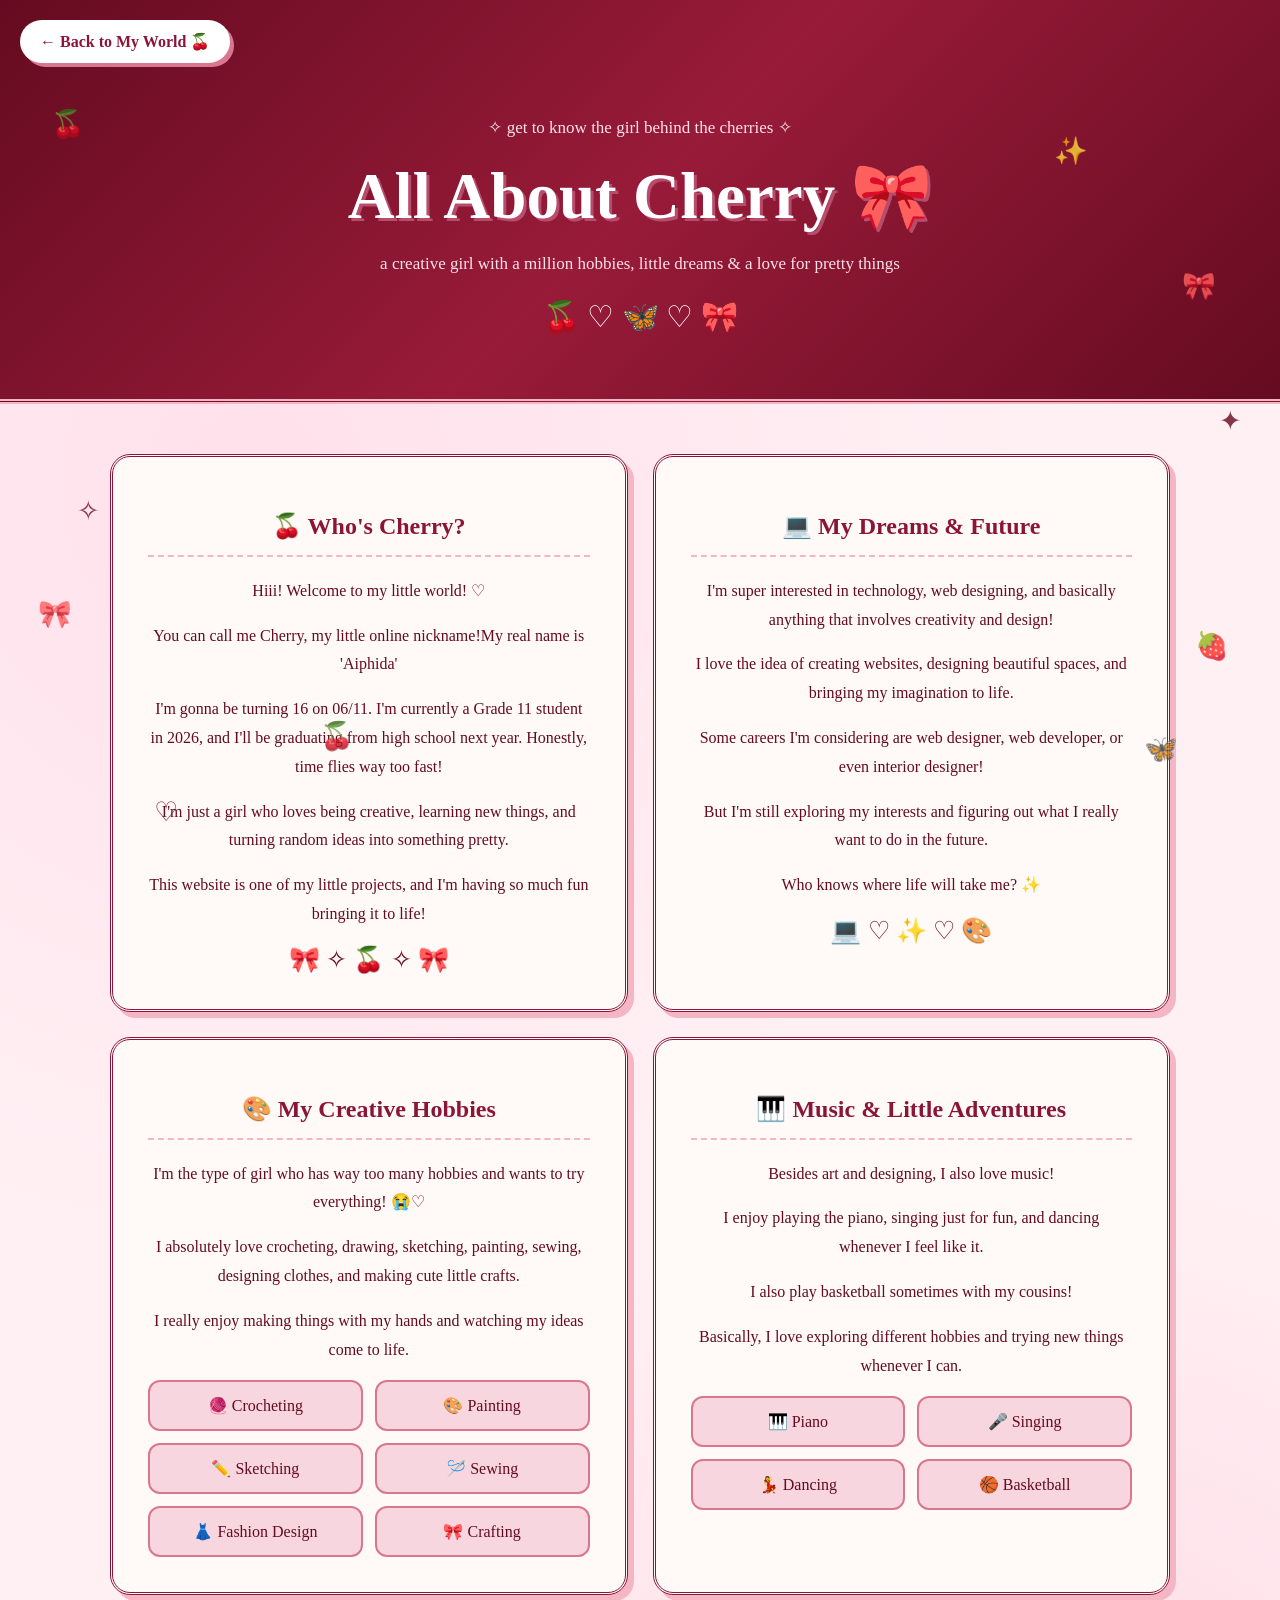
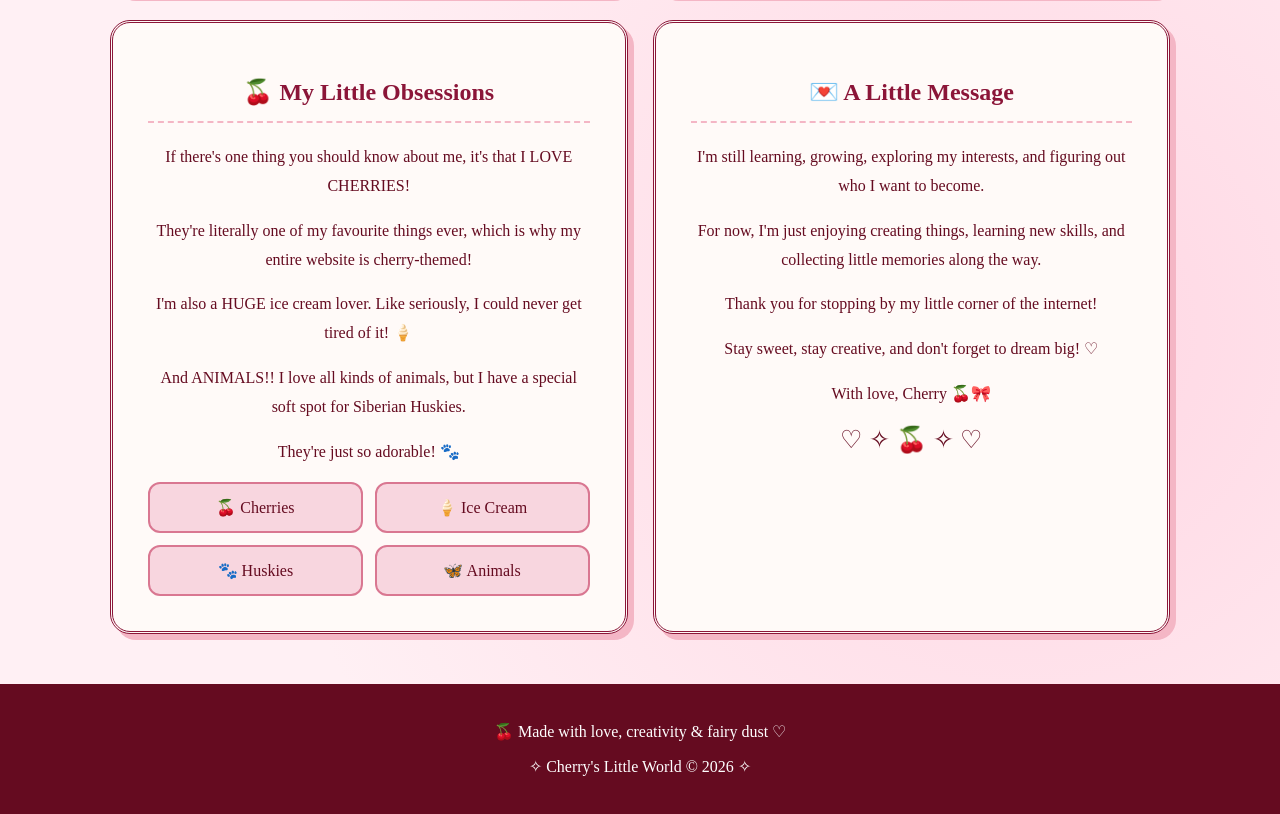
<file: about.html>
<!DOCTYPE html>
<html lang="en">

<head>
    <meta charset="UTF-8">
    <meta name="viewport" content="width=device-width, initial-scale=1.0">

    <title>About Cherry ♡ | Cherry's Little World</title>

    <link rel="stylesheet" href="style.css">
    <script src="sparkles.js" defer></script>
</head>

<body class="about-page">

    <!-- FLOATING FAIRYTALE DECORATIONS -->

    <div class="magic-decorations" aria-hidden="true">
        <span>🍒</span>
        <span>🎀</span>
        <span>✧</span>
        <span>🦋</span>
        <span>♡</span>
        <span>✨</span>
        <span>🍓</span>
        <span>🎀</span>
        <span>✦</span>
        <span>🍒</span>
    </div>


    <!-- BACK TO HOMEPAGE -->

    <a href="index.html" class="back-button">
        ← Back to My World 🍒
    </a>


    <!-- ABOUT ME HEADER -->

    <header class="fullpage-header">

        <p>✧ get to know the girl behind the cherries ✧</p>

        <h1>All About Cherry 🎀</h1>

        <p>
            a creative girl with a million hobbies,
            little dreams & a love for pretty things
        </p>

        <div class="hero-emojis">
            🍒 ♡ 🦋 ♡ 🎀
        </div>

    </header>


    <!-- ABOUT ME CONTENT -->

    <main class="fullpage-content">

        <div class="about-grid">


            <!-- CARD 1: INTRODUCTION -->

            <section class="fairy-card">

                <h2>🍒 Who's Cherry?</h2>

                <p>
                    Hiii! Welcome to my little world! ♡
                </p>

                <p>
                    You can call me Cherry,
                    my little online nickname!My real name is 'Aiphida'
                </p>

                <p>
                    I'm gonna be turning 16 on 06/11.
                    I'm currently a Grade 11 student
                    in 2026, and I'll be graduating
                    from high school next year.
                    Honestly, time flies way too fast!
                </p>

                <p>
                    I'm just a girl who loves being creative,
                    learning new things, and turning
                    random ideas into something pretty.
                </p>

                <p>
                    This website is one of my little projects,
                    and I'm having so much fun
                    bringing it to life!
                </p>

                <div class="card-decoration">
                    🎀 ✧ 🍒 ✧ 🎀
                </div>

            </section>


            <!-- CARD 2: DREAMS AND FUTURE -->

            <section class="fairy-card">

                <h2>💻 My Dreams & Future</h2>

                <p>
                    I'm super interested in technology,
                    web designing, and basically anything
                    that involves creativity and design!
                </p>

                <p>
                    I love the idea of creating websites,
                    designing beautiful spaces,
                    and bringing my imagination to life.
                </p>

                <p>
                    Some careers I'm considering are
                    web designer, web developer,
                    or even interior designer!
                </p>

                <p>
                    But I'm still exploring my interests
                    and figuring out what I really
                    want to do in the future.
                </p>

                <p>
                    Who knows where life will take me? ✨
                </p>

                <div class="card-decoration">
                    💻 ♡ ✨ ♡ 🎨
                </div>

            </section>


            <!-- CARD 3: CREATIVE HOBBIES -->

            <section class="fairy-card">

                <h2>🎨 My Creative Hobbies</h2>

                <p>
                    I'm the type of girl who has
                    way too many hobbies and
                    wants to try everything! 😭♡
                </p>

                <p>
                    I absolutely love crocheting,
                    drawing, sketching, painting,
                    sewing, designing clothes,
                    and making cute little crafts.
                </p>

                <p>
                    I really enjoy making things
                    with my hands and watching
                    my ideas come to life.
                </p>

                <div class="interest-grid">

                    <div>🧶 Crocheting</div>
                    <div>🎨 Painting</div>
                    <div>✏️ Sketching</div>
                    <div>🪡 Sewing</div>
                    <div>👗 Fashion Design</div>
                    <div>🎀 Crafting</div>

                </div>

            </section>


            <!-- CARD 4: MUSIC AND ACTIVITIES -->

            <section class="fairy-card">

                <h2>🎹 Music & Little Adventures</h2>

                <p>
                    Besides art and designing,
                    I also love music!
                </p>

                <p>
                    I enjoy playing the piano,
                    singing just for fun,
                    and dancing whenever
                    I feel like it.
                </p>

                <p>
                    I also play basketball sometimes
                    with my cousins!
                </p>

                <p>
                    Basically, I love exploring
                    different hobbies and trying
                    new things whenever I can.
                </p>

                <div class="interest-grid">

                    <div>🎹 Piano</div>
                    <div>🎤 Singing</div>
                    <div>💃 Dancing</div>
                    <div>🏀 Basketball</div>

                </div>

            </section>


            <!-- CARD 5: FAVOURITE THINGS -->

            <section class="fairy-card">

                <h2>🍒 My Little Obsessions</h2>

                <p>
                    If there's one thing you should
                    know about me, it's that
                    I LOVE CHERRIES!
                </p>

                <p>
                    They're literally one of my
                    favourite things ever,
                    which is why my entire website
                    is cherry-themed!
                </p>

                <p>
                    I'm also a HUGE ice cream lover.
                    Like seriously, I could never
                    get tired of it! 🍦
                </p>

                <p>
                    And ANIMALS!!
                    I love all kinds of animals,
                    but I have a special soft spot
                    for Siberian Huskies.
                </p>

                <p>
                    They're just so adorable! 🐾
                </p>

                <div class="interest-grid">

                    <div>🍒 Cherries</div>
                    <div>🍦 Ice Cream</div>
                    <div>🐾 Huskies</div>
                    <div>🦋 Animals</div>

                </div>

            </section>


            <!-- CARD 6: LITTLE MESSAGE -->

            <section class="fairy-card">

                <h2>💌 A Little Message</h2>

                <p>
                    I'm still learning, growing,
                    exploring my interests,
                    and figuring out who
                    I want to become.
                </p>

                <p>
                    For now, I'm just enjoying
                    creating things,
                    learning new skills,
                    and collecting little
                    memories along the way.
                </p>

                <p>
                    Thank you for stopping by
                    my little corner of the internet!
                </p>

                <p>
                    Stay sweet, stay creative,
                    and don't forget to dream big! ♡
                </p>

                <p>
                    With love, Cherry 🍒🎀
                </p>

                <div class="card-decoration">
                    ♡ ✧ 🍒 ✧ ♡
                </div>

            </section>

        </div>

    </main>


    <!-- FOOTER -->

    <footer class="fullpage-footer">

        <p>
            🍒 Made with love, creativity & fairy dust ♡
        </p>

        <p>
            ✧ Cherry's Little World © 2026 ✧
        </p>

    </footer>

</body>
</html>
</file>
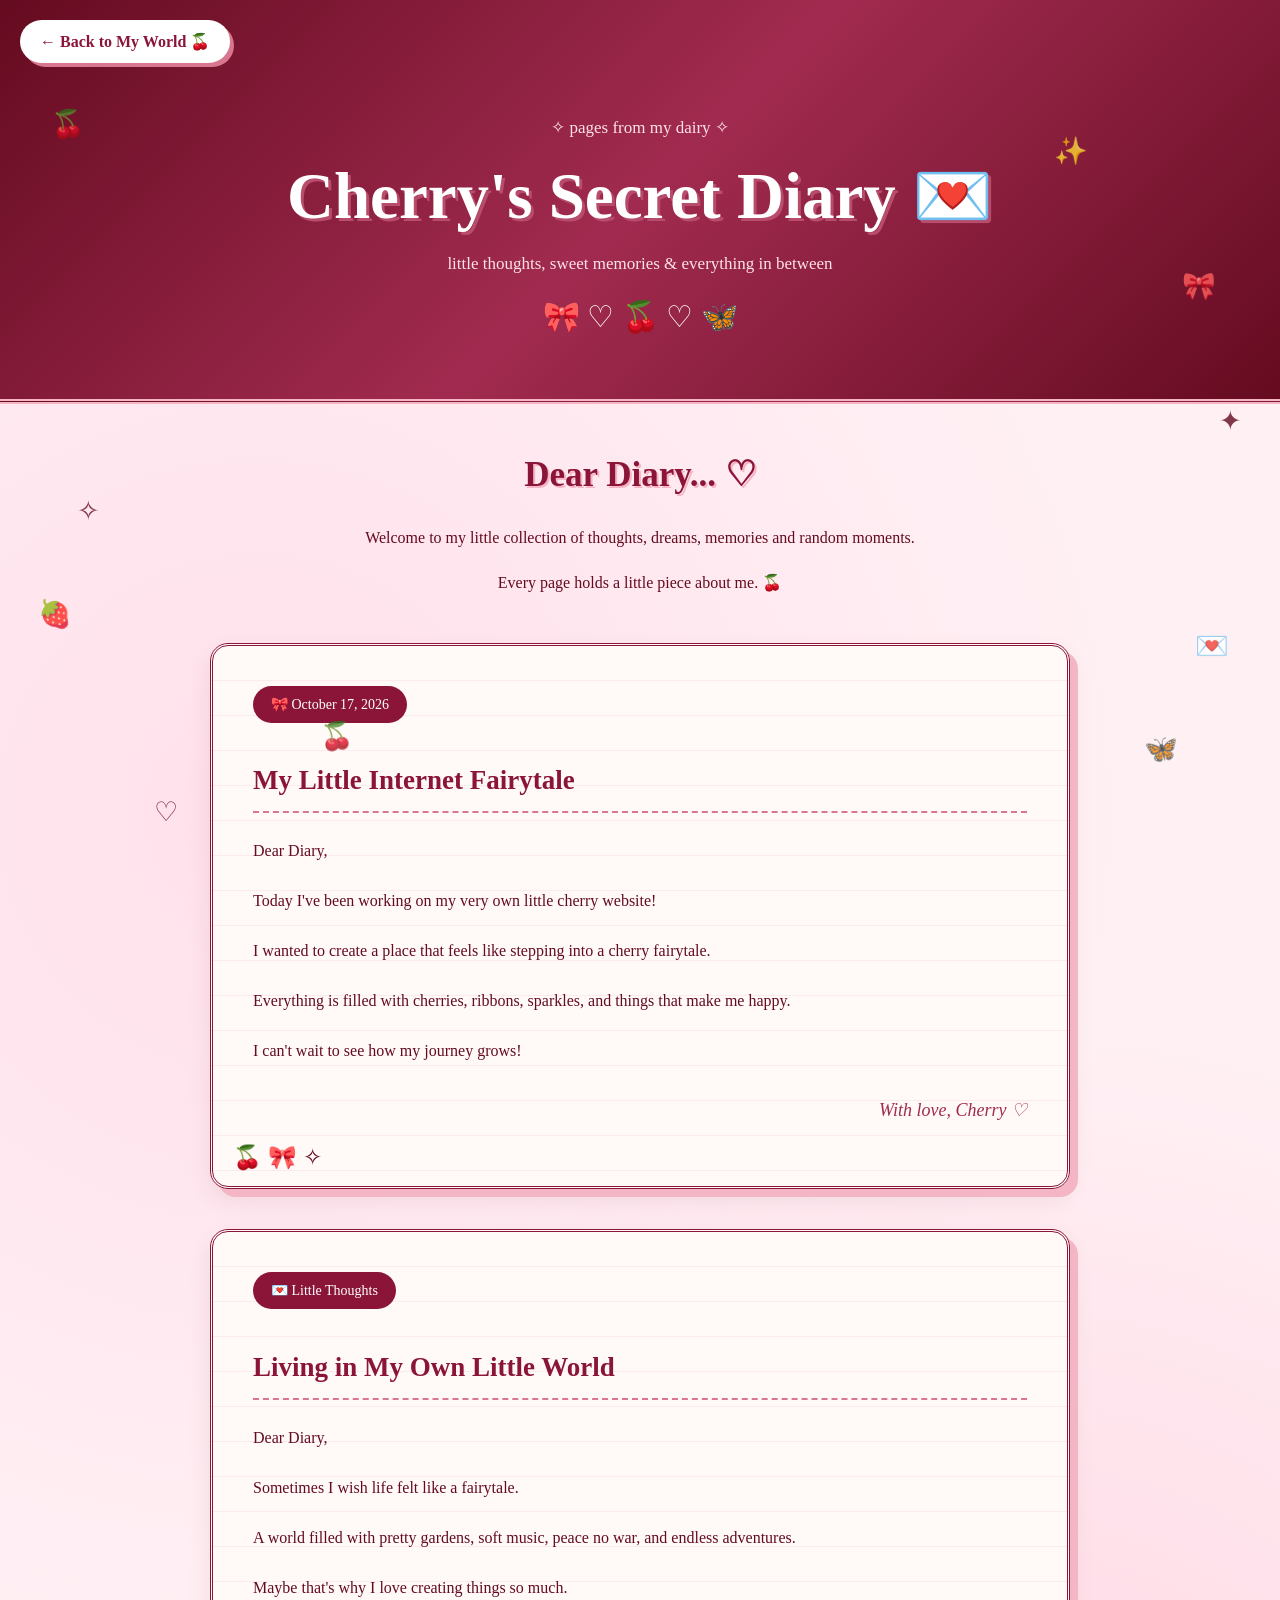
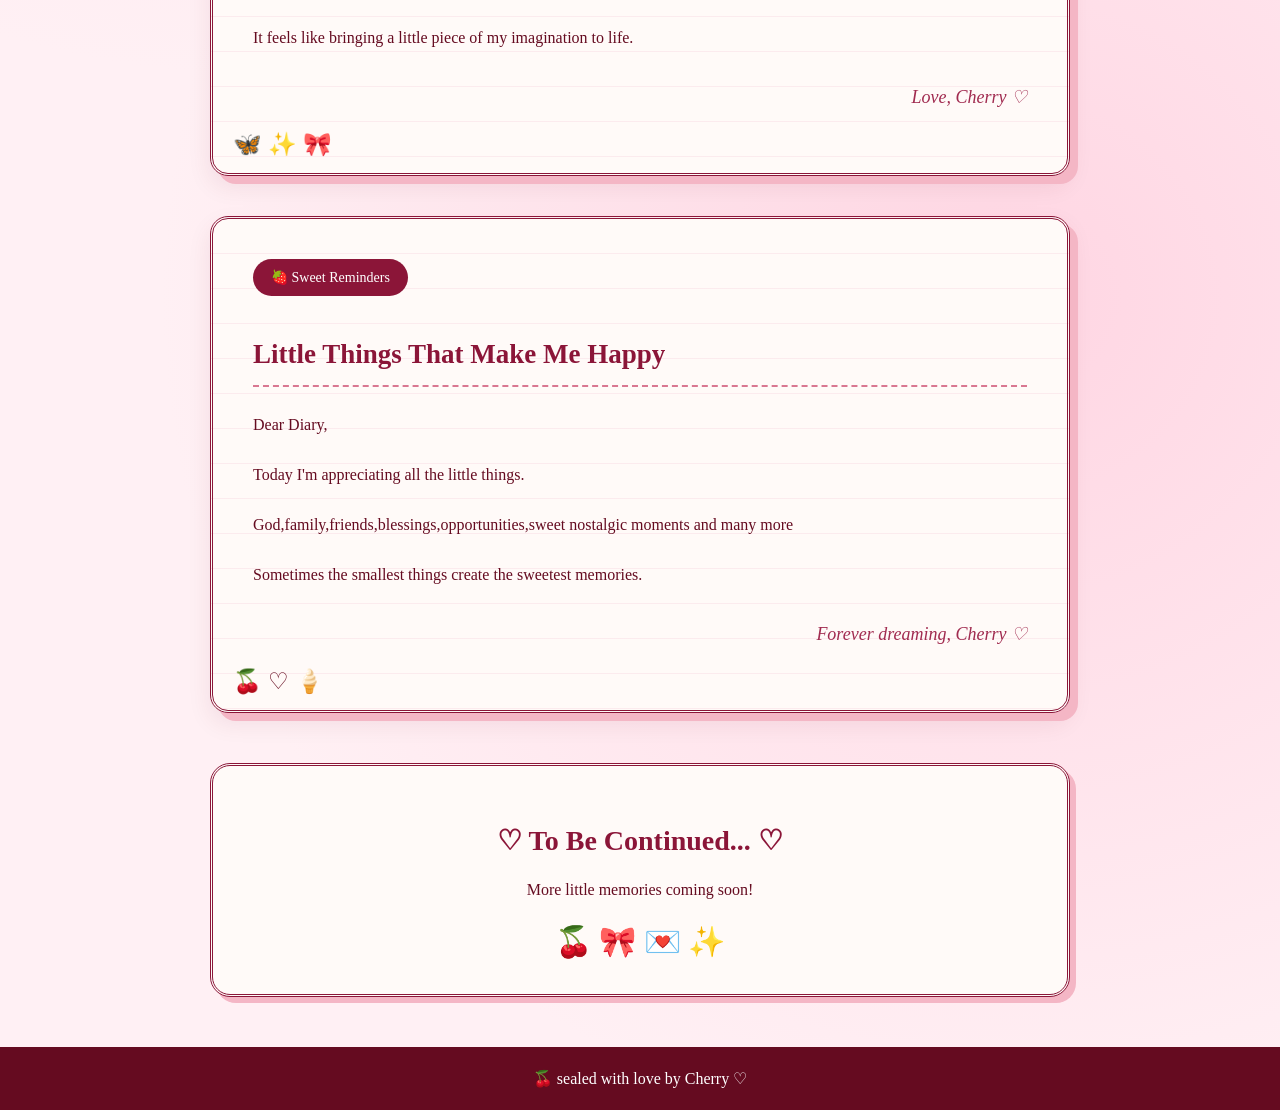
<file: diary.html>
<!DOCTYPE html>
<html lang="en">

<head>
    <meta charset="UTF-8">
    <meta name="viewport" content="width=device-width, initial-scale=1.0">

    <title>Cherry's Secret Diary ♡</title>

    <link rel="stylesheet" href="style.css">
    <script src="sparkles.js" defer></script>
</head>

<body class="diary-page">

    <!-- FLOATING FAIRYTALE DECORATIONS -->

    <div class="magic-decorations" aria-hidden="true">
        <span>🍒</span>
        <span>🎀</span>
        <span>✧</span>
        <span>🦋</span>
        <span>♡</span>
        <span>✨</span>
        <span>💌</span>
        <span>🍓</span>
        <span>✦</span>
        <span>🍒</span>
    </div>

    <!-- BACK TO HOME -->

    <a href="index.html" class="back-button">
        ← Back to My World 🍒
    </a>

    <!-- DIARY HEADER -->

    <header class="fullpage-header diary-header">

        <p>✧ pages from my dairy ✧</p>

        <h1>Cherry's Secret Diary 💌</h1>

        <p>
            little thoughts, sweet memories
            & everything in between
        </p>

        <div class="hero-emojis">
            🎀 ♡ 🍒 ♡ 🦋
        </div>

    </header>

    <!-- DIARY CONTENT -->

    <main class="diary-container">

        <div class="diary-intro">

            <h2>Dear Diary... ♡</h2>

            <p>
                Welcome to my little collection of
                thoughts, dreams, memories and
                random moments.
            </p>

            <p>
                Every page holds a little piece
                about me. 🍒
            </p>

        </div>

        <!-- DIARY ENTRY 1 -->

        <article class="diary-paper">

            <div class="diary-date">
                🎀 October 17, 2026
            </div>

            <h2>My Little Internet Fairytale</h2>

            <p>Dear Diary,</p>

            <p>
                Today I've been working on my
                very own little cherry website!
            </p>

            <p>
                I wanted to create a place that
                feels like stepping into a
                cherry fairytale.
            </p>

            <p>
                Everything is filled with cherries,
                ribbons, sparkles, and things
                that make me happy.
            </p>

            <p>
                I can't wait to see how my
                journey grows!
            </p>

            <p class="diary-signature">
                With love, Cherry ♡
            </p>

            <div class="diary-stickers">
                🍒 🎀 ✧
            </div>

        </article>

        <!-- DIARY ENTRY 2 -->

        <article class="diary-paper">

            <div class="diary-date">
                💌 Little Thoughts
            </div>

            <h2>Living in My Own Little World</h2>

            <p>Dear Diary,</p>

            <p>
                Sometimes I wish life felt
                like a fairytale.
            </p>

            <p>
                A world filled with pretty gardens,
                soft music, peace no war,
                and endless adventures.
            </p>

            <p>
                Maybe that's why I love creating
                things so much.
            </p>

            <p>
                It feels like bringing a little
                piece of my imagination to life.
            </p>

            <p class="diary-signature">
                Love, Cherry ♡
            </p>

            <div class="diary-stickers">
                🦋 ✨ 🎀
            </div>

        </article>

        <!-- DIARY ENTRY 3 -->

        <article class="diary-paper">

            <div class="diary-date">
                🍓 Sweet Reminders
            </div>

            <h2>Little Things That Make Me Happy</h2>

            <p>Dear Diary,</p>

            <p>
                Today I'm appreciating all
                the little things.
            </p>

            <p>
               God,family,friends,blessings,opportunities,sweet nostalgic moments and many more
            </p>

            <p>
                Sometimes the smallest things
                create the sweetest memories.
            </p>

            <p class="diary-signature">
                Forever dreaming, Cherry ♡
            </p>

            <div class="diary-stickers">
                🍒 ♡ 🍦
            </div>

        </article>

        <!-- DIARY ENDING -->

        <div class="diary-ending">

            <h2>♡ To Be Continued... ♡</h2>

            <p>
                More little memories coming soon!
            </p>

            <div class="hero-emojis">
                🍒 🎀 💌 ✨
            </div>

        </div>

    </main>

    <footer class="fullpage-footer">
        🍒 sealed with love  by Cherry ♡
    </footer>

</body>
</html>
</file>
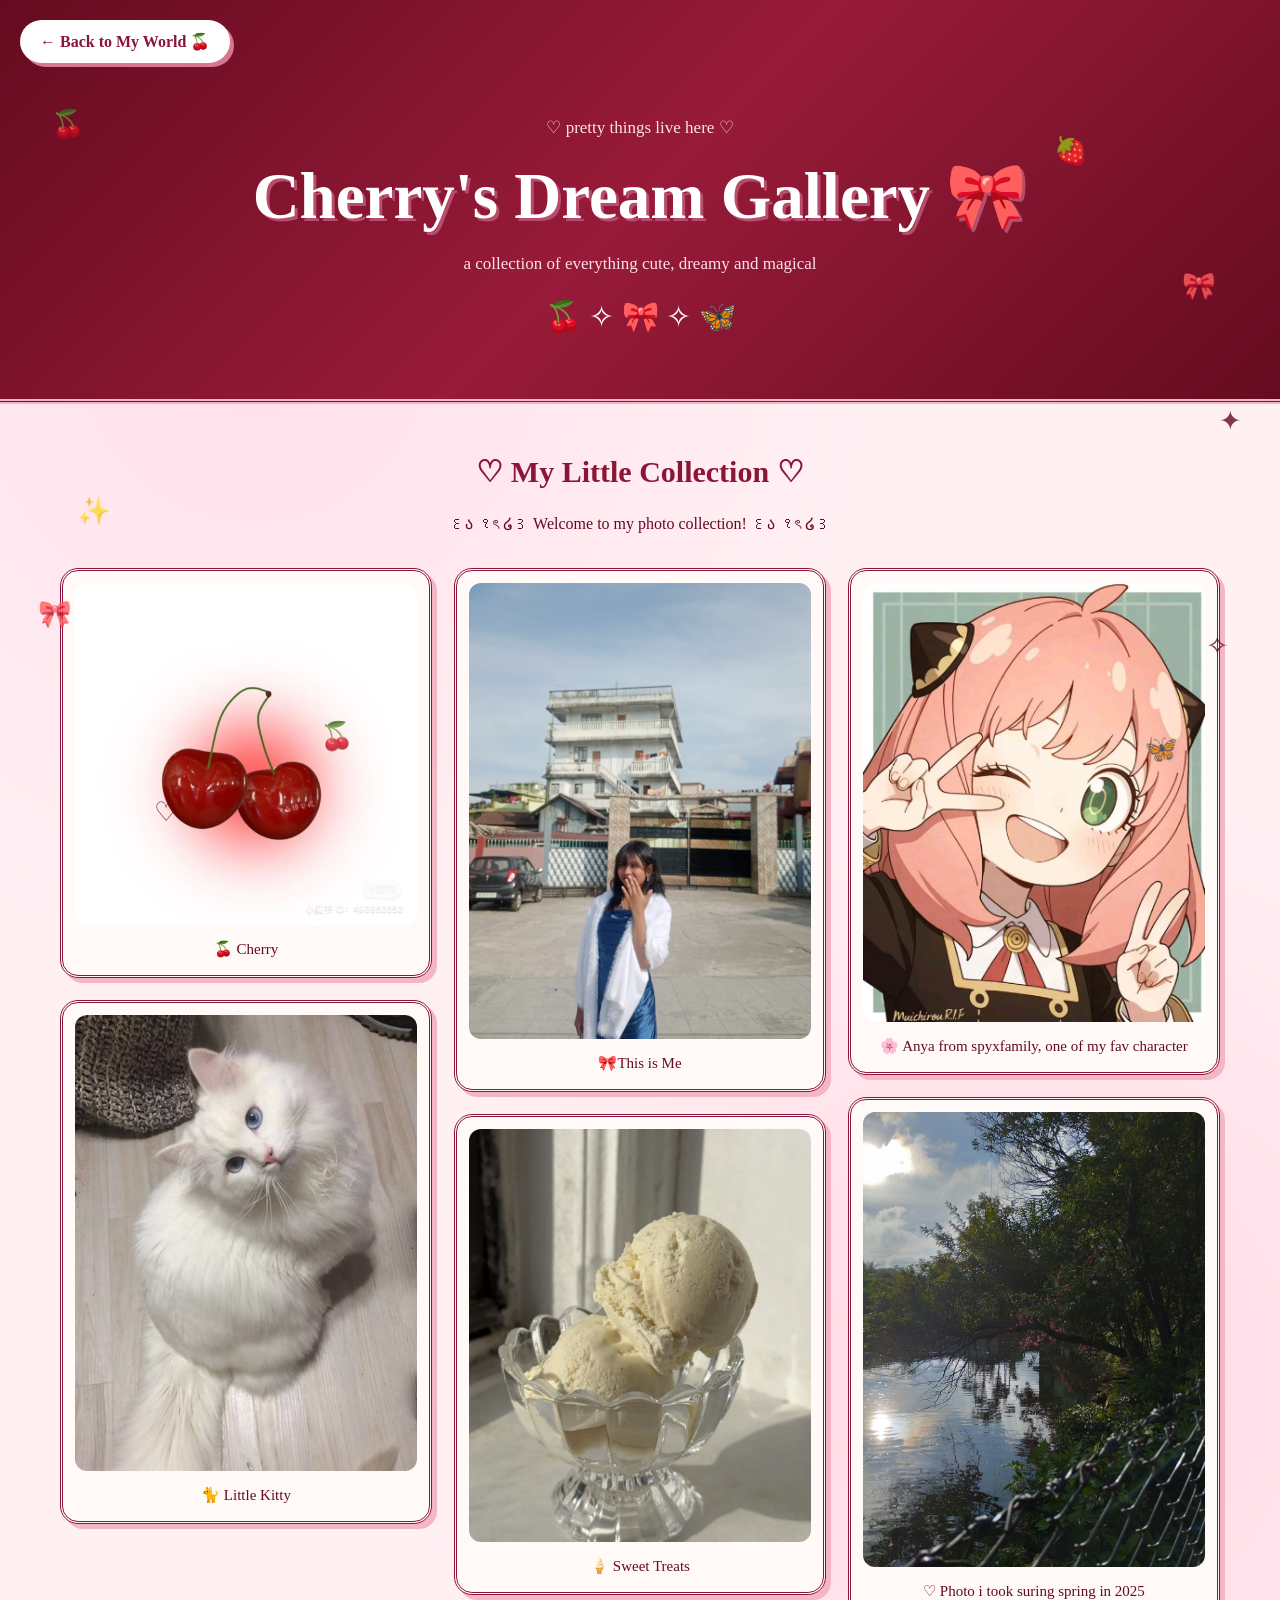
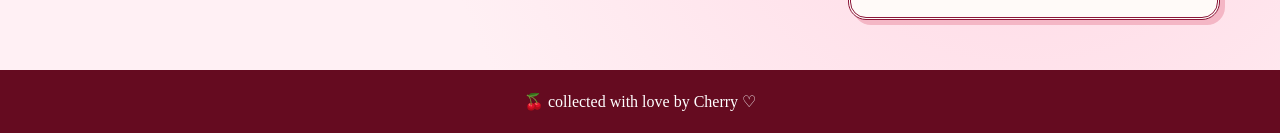
<file: gallery.html>
<!DOCTYPE html>
<html lang="en">

<head>
    <meta charset="UTF-8">
    <meta name="viewport" content="width=device-width, initial-scale=1.0">

    <title>Cherry's Gallery 🍒</title>

    <link rel="stylesheet" href="style.css">
    <script src="sparkles.js" defer></script>
</head>

<body class="gallery-page">

    <!-- FLOATING DECORATIONS -->

    <div class="magic-decorations" aria-hidden="true">
        <span>🍒</span>
        <span>🎀</span>
        <span>✨</span>
        <span>🦋</span>
        <span>♡</span>
        <span>🍓</span>
        <span>✧</span>
        <span>🎀</span>
        <span>✦</span>
        <span>🍒</span>
    </div>

    <!-- BACK BUTTON -->

    <a href="index.html" class="back-button">
        ← Back to My World 🍒
    </a>

    <!-- HEADER -->

    <header class="fullpage-header">

        <p>♡ pretty things live here ♡</p>

        <h1>Cherry's Dream Gallery 🎀</h1>

        <p>
            a collection of everything
            cute, dreamy and magical
        </p>

        <div class="hero-emojis">
            🍒 ✧ 🎀 ✧ 🦋
        </div>

    </header>

    <!-- GALLERY -->

    <main class="gallery-content">

        <h2>♡ My Little Collection ♡</h2>

        <p>
           ꒰ა ꣑ৎ ໒꒱ Welcome to my photo collection! ꒰ა ꣑ৎ ໒꒱
        </p>

        <div class="pinterest-grid">

            <div class="photo-card">

                <img
                    src="cherry.jpg"
                    alt="Pretty cherries"
                    loading="lazy"
                >

                <p>🍒 Cherry</p>

            </div>

            <div class="photo-card">

                <img
                    src="kitty.jpg"
                    alt="Cute cat"
                    loading="lazy"
                >

                <p>🐈 Little Kitty</p>

            </div>

            <div class="photo-card">

                <img
                    src="aiphida.jpeg"
                    alt="Pretty"
                    loading="lazy"
                >

                <p>🎀This is Me</p>

            </div>

            <div class="photo-card">

                <img
                    src="icecream.jpg"
                    alt="Ice cream"
                    loading="lazy"
                >

                <p>🍦 Sweet Treats</p>

            </div>

            <div class="photo-card">

                <img
                    src="anya.jpg"
                    alt="Anime artwork"
                    loading="lazy"
                >

                <p>🌸 Anya from spyxfamily, one of my fav character</p>

            </div>

            <div class="photo-card">

                <img
                    src="scenery.jpeg"
                    alt="Cute aesthetic picture"
                    loading="lazy"
                >

                <p>♡ Photo i took suring spring in 2025</p>

            </div>

        </div>

    </main>

    <footer class="fullpage-footer">
        🍒 collected with love by Cherry ♡
    </footer>

</body>
</html>
</file>
<file: style.css>
/* =========================================
   🍒 CHERRY'S LITTLE WORLD
   FAIRYTALE × Y2K × COQUETTE × GEN Z
========================================= */


/* COLOUR PALETTE */

:root {
    --cherry: #650b20;
    --wine: #8b1538;
    --rose: #d97791;
    --pink: #f4b6c5;
    --blush: #fff0f4;
    --cream: #fffaf8;
    --white: #ffffff;
}


/* GLOBAL STYLES */

* {
    box-sizing: border-box;
}

html {
    scroll-behavior: smooth;
}

body {
    margin: 0;
    min-height: 100vh;

    background:
        radial-gradient(
            circle at 20% 20%,
            #ffe0eb 0%,
            transparent 35%
        ),
        radial-gradient(
            circle at 80% 80%,
            #ffd6e3 0%,
            transparent 35%
        ),
        #fff0f4;

    color: var(--cherry);
    font-family: Georgia, serif;

    overflow-x: hidden;
}


/* =========================================
   🍒 CHERRY EMOJI CURSOR
========================================= */

@media (pointer: fine) {

    body,
    body * {
        cursor: none !important;
    }

}

.cherry-cursor {
    position: fixed;

    left: -100px;
    top: -100px;

    font-size: 29px;
    line-height: 1;

    transform: translate(-35%, -35%);

    pointer-events: none;

    z-index: 999999;

    opacity: 0;

    transition: opacity 0.15s;
}


/* =========================================
   ✨ CURSOR SPARKLES
========================================= */

.cursor-sparkle {
    position: fixed;

    pointer-events: none;

    z-index: 999998;

    font-size: 19px;

    transform: translate(-50%, -50%);

    animation: sparkleDisappear 0.8s ease-out forwards;
}

@keyframes sparkleDisappear {

    0% {
        opacity: 1;

        transform:
            translate(-50%, -50%)
            scale(1);
    }

    100% {
        opacity: 0;

        transform:
            translate(
                calc(-50% + var(--drift)),
                -65px
            )
            scale(0.2);
    }

}


/* =========================================
   🎀 FLOATING DECORATIONS
========================================= */

.magic-decorations {
    position: fixed;

    inset: 0;

    pointer-events: none;

    overflow: hidden;

    z-index: 5;
}

.magic-decorations span {
    position: absolute;

    font-size: 27px;

    opacity: 0.8;

    animation: fairyFloat 5s ease-in-out infinite;
}

.magic-decorations span:nth-child(1) {
    top: 12%;
    left: 4%;
}

.magic-decorations span:nth-child(2) {
    top: 30%;
    right: 5%;
    animation-delay: 1s;
}

.magic-decorations span:nth-child(3) {
    top: 55%;
    left: 6%;
    animation-delay: 2s;
}

.magic-decorations span:nth-child(4) {
    bottom: 15%;
    right: 8%;
    animation-delay: 0.5s;
}

.magic-decorations span:nth-child(5) {
    bottom: 8%;
    left: 12%;
    animation-delay: 1.5s;
}

.magic-decorations span:nth-child(6) {
    top: 15%;
    right: 15%;
    animation-delay: 2.5s;
}

.magic-decorations span:nth-child(7) {
    top: 70%;
    right: 4%;
    animation-delay: 3s;
}

.magic-decorations span:nth-child(8) {
    bottom: 30%;
    left: 3%;
    animation-delay: 1.8s;
}

.magic-decorations span:nth-child(9) {
    top: 45%;
    right: 3%;
    animation-delay: 0.8s;
}

.magic-decorations span:nth-child(10) {
    top: 80%;
    left: 25%;
    animation-delay: 2.2s;
}

@keyframes fairyFloat {

    0%, 100% {
        transform:
            translateY(0)
            rotate(-8deg);
    }

    50% {
        transform:
            translateY(-25px)
            rotate(8deg);
    }

}


/* =========================================
   🏰 HOMEPAGE CONTAINER
========================================= */

.site-container {
    width: min(1100px, calc(100% - 30px));

    margin: 35px auto;

    background: var(--cream);

    border: 4px double var(--wine);

    border-radius: 20px;

    overflow: hidden;

    position: relative;

    box-shadow:
        0 0 25px #f4b6c580,
        0 15px 35px #650b2020;

    animation: websiteEntrance 0.9s ease-out;
}

@keyframes websiteEntrance {

    from {
        opacity: 0;
        transform: translateY(30px);
    }

    to {
        opacity: 1;
        transform: translateY(0);
    }

}


/* =========================================
   🎀 HOMEPAGE HEADER
========================================= */

.site-header {
    background:
        linear-gradient(
            135deg,
            #650b20,
            #981b39,
            #650b20
        );

    color: white;

    text-align: center;

    padding: 45px 20px;
}

.site-header h1 {
    font-size: clamp(30px, 5vw, 48px);

    margin: 15px 0;

    text-shadow:
        3px 3px #b84c6c,
        0 0 15px #ff9eb580;

    animation: titleFloat 3s ease-in-out infinite;
}

@keyframes titleFloat {

    0%, 100% {
        transform: translateY(0);
    }

    50% {
        transform: translateY(-7px);
    }

}

.subtitle {
    font-size: 16px;
    color: #ffe0e9;
}

.header-decoration {
    font-size: 23px;

    letter-spacing: 8px;

    animation: decorationGlow 3s ease-in-out infinite;
}

@keyframes decorationGlow {

    0%, 100% {
        opacity: 0.6;
        transform: scale(1);
    }

    50% {
        opacity: 1;
        transform: scale(1.08);
    }

}


/* =========================================
   🍒 SCROLLING MARQUEE
========================================= */

.cherry-marquee {
    background: #f8d4df;

    overflow: hidden;

    border-top: 2px solid var(--wine);
    border-bottom: 2px solid var(--wine);

    padding: 12px 0;
}

.marquee-track {
    display: flex;

    width: max-content;

    animation: marqueeMove 25s linear infinite;
}

.marquee-track span {
    flex-shrink: 0;

    padding-right: 50px;

    font-size: 14px;

    font-weight: bold;

    white-space: nowrap;
}

@keyframes marqueeMove {

    from {
        transform: translateX(0);
    }

    to {
        transform: translateX(-50%);
    }

}


/* =========================================
   🦋 HOMEPAGE LAYOUT
========================================= */

.home-layout {
    display: flex;

    align-items: flex-start;

    gap: 25px;

    padding: 25px;
}


/* =========================================
   🎀 SIDEBAR
========================================= */

.fairy-sidebar {
    width: 230px;

    flex-shrink: 0;

    background: #fff0f4;

    border: 3px double var(--wine);

    border-radius: 15px;

    padding: 15px;

    text-align: center;

    animation: sidebarEntrance 0.9s ease-out;
}

@keyframes sidebarEntrance {

    from {
        opacity: 0;
        transform: translateX(-30px);
    }

    to {
        opacity: 1;
        transform: translateX(0);
    }

}

.sidebar-title {
    background: var(--cherry);

    color: white;

    padding: 13px 5px;

    border-radius: 10px;

    font-weight: bold;

    margin-bottom: 15px;
}


/* NAVIGATION BUTTONS */

.fairy-nav {
    display: flex;

    flex-direction: column;

    gap: 12px;
}

.fairy-nav a {
    display: block;

    background: var(--wine);

    color: white;

    padding: 12px;

    border-radius: 10px;

    text-decoration: none;

    transition:
        transform 0.3s,
        background 0.3s,
        box-shadow 0.3s;
}

.fairy-nav a:hover {
    background: var(--rose);

    color: var(--cherry);

    transform:
        translateX(7px)
        rotate(-2deg);

    box-shadow: 4px 4px var(--pink);
}


/* SIDEBAR BOXES */

.sidebar-note,
.sidebar-status {
    margin-top: 20px;

    padding: 15px 10px;

    background: white;

    border: 2px dashed var(--rose);

    border-radius: 12px;
}

.sidebar-note h3,
.sidebar-status h3 {
    font-size: 16px;
}

.sidebar-note p,
.sidebar-status p {
    font-size: 13px;
    line-height: 1.7;
}


/* =========================================
   🍒 HOMEPAGE CONTENT
========================================= */

.home-content {
    flex: 1;

    min-width: 0;
}

.welcome-card,
.quote-card,
.mini-card {
    background: white;

    border: 3px double var(--wine);

    border-radius: 18px;

    padding: 30px;

    text-align: center;

    box-shadow: 5px 5px 0 var(--pink);

    transition: 0.3s;
}

.welcome-card:hover,
.quote-card:hover,
.mini-card:hover {
    transform: translateY(-5px);

    box-shadow: 8px 8px 0 var(--rose);
}

.welcome-card h2,
.quote-card h2 {
    color: var(--wine);

    font-size: 27px;
}

.welcome-card p {
    line-height: 1.8;
}

.card-decoration {
    font-size: 25px;

    animation: fairyFloat 4s ease-in-out infinite;
}

.welcome-emojis {
    font-size: 26px;

    margin: 20px 0;

    animation: decorationGlow 3s infinite;
}


/* BUTTON */

.fairy-button {
    display: inline-block;

    background: var(--wine);

    color: white;

    padding: 13px 25px;

    border-radius: 25px;

    text-decoration: none;

    transition: 0.3s;
}

.fairy-button:hover {
    background: var(--rose);

    color: var(--cherry);

    transform: scale(1.07);
}


/* MINI CARDS */

.home-cards {
    display: grid;

    grid-template-columns: repeat(2, 1fr);

    gap: 20px;

    margin-top: 25px;
}

.mini-card {
    padding: 20px;
}

.mini-card h3 {
    color: var(--wine);
}

.mini-card p {
    line-height: 1.6;
}

.mini-card a {
    color: var(--wine);
    font-weight: bold;
}


/* QUOTE */

.quote-card {
    margin-top: 25px;
}

.quote-stars {
    font-size: 25px;
    color: var(--rose);
}


/* =========================================
   🎀 FOOTER
========================================= */

.site-footer,
.fullpage-footer {
    background: var(--cherry);

    color: white;

    text-align: center;

    padding: 22px;

    animation: footerGlow 5s ease-in-out infinite;
}

@keyframes footerGlow {

    0%, 100% {
        background: #650b20;
    }

    50% {
        background: #981b39;
    }

}


/* =========================================
   🦋 FULL-PAGE ABOUT & GALLERY HEADERS
========================================= */

.fullpage-header {
    background:
        linear-gradient(
            135deg,
            #650b20,
            #981b39,
            #650b20
        );

    color: white;

    text-align: center;

    padding: 100px 20px 65px;

    border-bottom: 5px double var(--pink);
}

.fullpage-header h1 {
    font-size: clamp(35px, 6vw, 65px);

    margin: 20px 0;

    text-shadow: 3px 3px #b84c6c;

    animation: titleFloat 3s ease-in-out infinite;
}

.fullpage-header p {
    color: #ffe1e9;

    font-size: 17px;
}

.hero-emojis {
    font-size: 30px;

    margin-top: 25px;

    animation: fairyFloat 4s infinite;
}


/* BACK BUTTON */

.back-button {
    position: absolute;

    top: 20px;
    left: 20px;

    z-index: 100;

    background: white;

    color: var(--wine);

    padding: 12px 20px;

    border-radius: 25px;

    text-decoration: none;

    font-weight: bold;

    box-shadow: 4px 4px var(--rose);

    transition: 0.3s;
}

.back-button:hover {
    transform: scale(1.08);

    background: var(--pink);
}


/* =========================================
   🍒 ABOUT ME PAGE
========================================= */

.fullpage-content {
    max-width: 1100px;

    margin: 50px auto;

    padding: 0 20px;
}

.about-grid {
    display: grid;

    grid-template-columns: repeat(2, minmax(0, 1fr));

    gap: 25px;
}

.fairy-card {
    background: var(--cream);

    border: 3px double var(--wine);

    border-radius: 20px;

    padding: 35px;

    text-align: center;

    box-shadow: 6px 6px 0 var(--pink);

    transition: 0.3s;

    animation: websiteEntrance 0.8s ease-out;
}

.fairy-card:hover {
    transform:
        translateY(-8px)
        rotate(1deg);

    box-shadow: 9px 9px 0 var(--rose);
}

.fairy-card h2 {
    color: var(--wine);

    border-bottom: 2px dashed var(--pink);

    padding-bottom: 15px;
}

.fairy-card p {
    line-height: 1.8;
}


/* INTEREST GRID */

.interest-grid {
    display: grid;

    grid-template-columns: repeat(2, 1fr);

    gap: 12px;
}

.interest-grid div {
    background: #f8d6df;

    padding: 14px 8px;

    border: 2px solid var(--rose);

    border-radius: 12px;

    transition: 0.3s;
}

.interest-grid div:hover {
    background: var(--wine);

    color: white;

    transform:
        scale(1.05)
        rotate(-3deg);
}


/* FACTS */

.facts-list {
    background: #fff0f4;

    border: 2px dashed var(--rose);

    padding: 15px;

    border-radius: 12px;

    text-align: left;
}


/* =========================================
   🎀 GALLERY PAGE
========================================= */

.gallery-content {
    max-width: 1200px;

    margin: 50px auto;

    padding: 0 20px;

    text-align: center;
}

.gallery-content h2 {
    color: var(--wine);

    font-size: 30px;
}

.pinterest-grid {
    columns: 3;

    column-gap: 22px;

    margin-top: 35px;
}

.photo-card {
    break-inside: avoid;

    margin-bottom: 22px;

    background: var(--cream);

    border: 3px double var(--wine);

    border-radius: 18px;

    padding: 12px;

    box-shadow: 5px 5px 0 var(--pink);

    transition: 0.3s;
}

.photo-card:hover {
    transform:
        translateY(-8px)
        rotate(2deg);

    box-shadow: 8px 8px 0 var(--rose);
}

.photo-card img {
    display: block;

    width: 100%;

    height: auto;

    border-radius: 12px;
}

.photo-card p {
    font-size: 15px;

    margin: 15px 0 5px;
}


/* =========================================
   📱 RESPONSIVE DESIGN
========================================= */

@media (max-width: 800px) {

    .home-layout {
        flex-direction: column;
    }

    .fairy-sidebar {
        width: 100%;
    }

    .home-content {
        width: 100%;
    }

    .about-grid {
        grid-template-columns: 1fr;
    }

    .pinterest-grid {
        columns: 2;
    }

}

@media (max-width: 500px) {

    .site-container {
        width: calc(100% - 16px);

        margin: 8px auto;
    }

    .home-layout {
        padding: 15px;
    }

    .home-cards {
        grid-template-columns: 1fr;
    }

    .pinterest-grid {
        columns: 1;
    }

    .fullpage-header {
        padding-top: 110px;
    }

    .back-button {
        font-size: 12px;

        padding: 10px 14px;
    }

    .welcome-card {
        padding: 20px;
    }

}


/* =========================================
   ♡ REDUCED MOTION SUPPORT
========================================= */

@media (prefers-reduced-motion: reduce) {

    *,
    *::before,
    *::after {
        animation-duration: 0.01ms !important;
        animation-iteration-count: 1 !important;
        transition-duration: 0.01ms !important;
        scroll-behavior: auto !important;
    }

    .marquee-track {
        animation: none;
    }

    .cursor-sparkle {
        display: none;
    }

}



/* =========================================
   💌 CHERRY'S SECRET FAIRYTALE DIARY
========================================= */


/* DIARY BACKGROUND */

body.diary-page {
    background:
        radial-gradient(
            circle at 20% 30%,
            #ffe0eb,
            transparent 40%
        ),
        radial-gradient(
            circle at 80% 70%,
            #ffd6e3,
            transparent 40%
        ),
        #fff0f4;

    min-height: 100vh;
}


/* DIARY HEADER */

.diary-header {
    background: linear-gradient(
        135deg,
        #650b20,
        #a12b50,
        #650b20
    );
}


/* MAIN DIARY CONTAINER */

.diary-container {
    max-width: 900px;

    margin: 50px auto;

    padding: 0 20px;
}


/* DIARY INTRODUCTION */

.diary-intro {
    text-align: center;

    margin-bottom: 45px;

    animation: diaryAppear 1s ease-out;
}

.diary-intro h2 {
    font-size: 35px;

    color: #8b1538;

    text-shadow: 2px 2px #f4b6c5;
}

.diary-intro p {
    font-size: 16px;

    line-height: 1.8;
}


/* VINTAGE DIARY PAPER */

.diary-paper {
    position: relative;

    background:
        repeating-linear-gradient(
            to bottom,
            #fffaf8 0px,
            #fffaf8 34px,
            #f8dce4 35px
        );

    border: 3px double #8b1538;

    border-radius: 18px;

    padding: 40px;

    margin-bottom: 40px;

    box-shadow:
        8px 8px 0 #f4b6c5,
        0 10px 25px #650b2015;

    transition: 0.4s;

    animation: diaryAppear 0.9s ease-out;
}


/* PAPER HOVER ANIMATION */

.diary-paper:hover {
    transform:
        translateY(-8px)
        rotate(-1deg);

    box-shadow:
        12px 12px 0 #d97791,
        0 15px 30px #650b2020;
}


/* DIARY DATE */

.diary-date {
    display: inline-block;

    background: #8b1538;

    color: white;

    padding: 10px 18px;

    border-radius: 20px;

    font-size: 14px;

    margin-bottom: 20px;
}


/* DIARY TITLES */

.diary-paper h2 {
    color: #8b1538;

    font-size: 27px;

    border-bottom: 2px dashed #d97791;

    padding-bottom: 15px;
}


/* DIARY WRITING */

.diary-paper p {
    font-size: 16px;

    color: #650b20;

    line-height: 2;

    margin-bottom: 18px;
}


/* SIGNATURE */

.diary-signature {
    font-style: italic;

    font-size: 18px !important;

    color: #a12b50 !important;

    text-align: right;

    margin-top: 25px;
}


/* CUTE STICKERS */

.diary-stickers {
    position: absolute;

    bottom: 15px;
    left: 20px;

    font-size: 23px;

    animation: stickerFloat 3s ease-in-out infinite;
}

@keyframes stickerFloat {

    0%, 100% {
        transform: rotate(-8deg) translateY(0);
    }

    50% {
        transform: rotate(8deg) translateY(-7px);
    }

}


/* DIARY ENDING */

.diary-ending {
    background: #fffaf8;

    border: 3px double #8b1538;

    border-radius: 20px;

    padding: 35px;

    text-align: center;

    box-shadow: 6px 6px 0 #f4b6c5;

    margin-top: 50px;

    animation: diaryAppear 1s ease-out;
}

.diary-ending h2 {
    color: #8b1538;

    font-size: 28px;
}


/* DIARY ENTRANCE ANIMATION */

@keyframes diaryAppear {

    from {
        opacity: 0;

        transform: translateY(35px);
    }

    to {
        opacity: 1;

        transform: translateY(0);
    }

}


/* MOBILE FRIENDLY */

@media (max-width: 600px) {

    .diary-container {
        padding: 0 15px;
    }

    .diary-paper {
        padding: 25px;
    }

    .diary-paper h2 {
        font-size: 22px;
    }

    .diary-intro h2 {
        font-size: 28px;
    }

    .diary-stickers {
        position: static;

        margin-top: 20px;
    }

}


/* REDUCED MOTION */

@media (prefers-reduced-motion: reduce) {

    .diary-intro,
    .diary-paper,
    .diary-ending,
    .diary-stickers {
        animation: none;
    }

    .diary-paper {
        transition: none;
    }

}









/* 🍒 CUTE ANIMATED WELCOME GIF */

.welcome-gif {
    display: flex;
    justify-content: center;
    align-items: center;

    margin: 20px auto;
}

.welcome-gif img {
    width: 500px;
    max-width: 100%;
    height: auto;

    border-radius: 15px;

    animation: gifFloat 3s ease-in-out infinite;
}

/* ✨ FLOATING ANIMATION */

@keyframes gifFloat {

    0%, 100% {
        transform: translateY(0);
    }

    50% {
        transform: translateY(-12px);
    }
}



/* 🍒 DARK RED GLOWING GIF BORDER */

.welcome-gif img {
    width: 500px;
    max-width: 100%;
    height: auto;

    border: 3px solid #650b20;
    border-radius: 15px;

    box-shadow:
        0 0 10px #650b20,
        0 0 20px #8b1538,
        0 0 35px #650b20;

    animation: cherryGlow 3s ease-in-out infinite;
}

/* ✨ ANIMATED DARK RED GLOW */

@keyframes cherryGlow {
    0%, 100% {
        box-shadow:
            0 0 8px #650b20,
            0 0 15px #8b1538,
            0 0 25px #650b20;

        transform: translateY(0);
    }

    50% {
        box-shadow:
            0 0 15px #8b1538,
            0 0 30px #650b20,
            0 0 50px #981b39;

        transform: translateY(-8px);
    }
}


/* 🖤 BIG GOTHIC FAIRYTALE DECORATION */

.gothic-decoration {
    width: 100%;
    text-align: center;

    font-size: clamp(35px, 6vw, 85px);
    color: #ffd6e0;

    letter-spacing: 5px;
    white-space: nowrap;

    margin: 0 auto 20px;

    text-shadow:
        0 0 10px #ff9eb5,
        0 0 20px #d97791,
        0 0 40px #8b1538;

    animation: gothicGlow 3s ease-in-out infinite;
}

/* 📱 ADJUST SIZE ON SMALL SCREENS */

@media (max-width: 600px) {
    .gothic-decoration {
        font-size: clamp(20px, 5vw, 35px);
        letter-spacing: 0;
    }
}





/* 🍒 BOTTOM LEFT FAIRYTALE DECORATION */

.corner-art-bottom-left {
    position: fixed;
    bottom: 15px;
    left: 15px;

    z-index: 0;
    pointer-events: none;

    color: #8b1538;
    opacity: 0.8;

    animation: littleCornerFloat 4s ease-in-out infinite;
}

.corner-art-bottom-left pre {
    font-family: "Noto Sans Mono", "DejaVu Sans Mono", monospace;
    font-size: 4px;
    line-height: 1.2;
    white-space: pre;
    margin: 0;
}

@keyframes littleCornerFloat {
    0%, 100% {
        transform: translateY(0);
    }

    50% {
        transform: translateY(-10px);
    }
}

/* Hide on smaller screens */

@media (max-width: 1100px) {
    .corner-art-bottom-left {
        display: none;
    }
}

/* Reduce animation when requested */

@media (prefers-reduced-motion: reduce) {
    .corner-art-bottom-left {
        animation: none;
    }
}


/* 🎀 ANIMATED SIDE DECORATIONS */

.side-art-left {
    animation: cuteSideFloat 4s ease-in-out infinite;
}

.side-art-right {
    animation: cuteSideFloatRight 4s ease-in-out infinite;
}

/* ✨ LEFT DECORATION FLOATING */

@keyframes cuteSideFloat {
    0%, 100% {
        transform: translateY(0) rotate(-3deg);
    }

    50% {
        transform: translateY(-18px) rotate(3deg);
    }
}

/* ✨ RIGHT DECORATION FLOATING */

@keyframes cuteSideFloatRight {
    0%, 100% {
        transform: scaleX(-1) translateY(0) rotate(-3deg);
    }

    50% {
        transform: scaleX(-1) translateY(-18px) rotate(3deg);
    }
}

/* ♡ GENTLE ANIMATION */

.side-art {
    transition: opacity 0.3s ease;
}

/* 📱 ACCESSIBILITY */

@media (prefers-reduced-motion: reduce) {
    .side-art-left,
    .side-art-right {
        animation: none;
    }
}










/* 🎀 BOTTOM RIGHT ASCII DECORATION */

.corner-art-bottom-right {
    position: fixed;
    bottom: 20px;
    right: 15px;

    z-index: 0;
    pointer-events: none;

    color: #8b1538;
    opacity: 0.85;

    animation: rightCornerFloat 5s ease-in-out infinite;
}

/* 🎀 BIG BOTTOM-RIGHT DECORATION */

.corner-art-bottom-right pre {
    font-family: "Noto Sans Mono", "DejaVu Sans Mono", monospace;

    font-size: 9px;
    line-height: 1.2;

    white-space: pre;
    margin: 0;
}


/* ✨ FLOATING ANIMATION */

@keyframes rightCornerFloat {
    0%, 100% {
        transform: translateY(0) rotate(0deg);
    }

    50% {
        transform: translateY(-15px) rotate(2deg);
    }
}

/* 📱 HIDE DECORATION ON SMALL SCREENS */

@media (max-width: 1100px) {
    .corner-art-bottom-right {
        display: none;
    }
}

/* ♡ ACCESSIBILITY */

@media (prefers-reduced-motion: reduce) {
    .corner-art-bottom-right {
        animation: none;
    }
}
</file>
